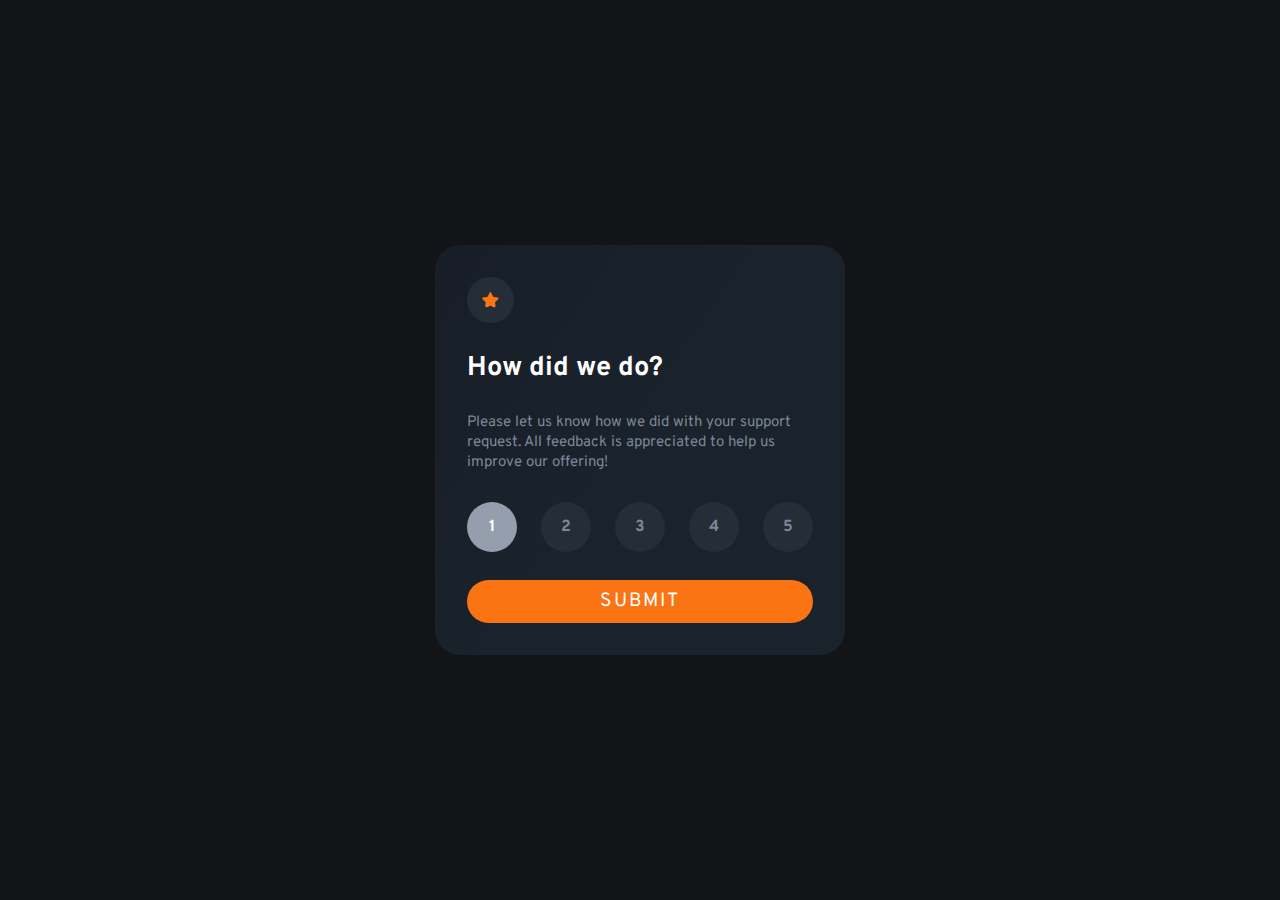
<file: 01 - Rating/index.html>
<!DOCTYPE html>
<html lang="en">

<head>
  <meta charset="UTF-8">
  <meta name="viewport" content="width=device-width, initial-scale=1.0">
  <!-- displays site properly based on user's device -->

  <link rel="icon" type="image/png" sizes="32x32" href="./images/favicon-32x32.png">

  <title>Frontend Mentor | Interactive rating component</title>

  <link rel="stylesheet" href="./style.css">
</head>

<body>
  <main>
    <div class="container">

      <!-- Rating state start -->
      <div class="card">
        <img class="circle" src="./images/icon-star.svg" alt="Star">

        <h1>How did we do?</h1>

        <p>Please let us know how we did with your support request. All feedback is appreciated
          to help us improve our offering!</p>

        <div class="rating">
          <input class="circle select" type="button" value="1">
          <input class="circle" type="button" value="2">
          <input class="circle" type="button" value="3">
          <input class="circle" type="button" value="4">
          <input class="circle" type="button" value="5">
        </div>

        <input class="button" type="button" value="Submit">
      </div>
      <!-- Rating state end -->

      <!-- Thank you state start -->
      <div class="card back select">

        <img src="./images/illustration-thank-you.svg" alt="Star">

        <p class="circle">You selected <span id="rating-value">1</span> out of 5</p>

        <h2>Thank you!</h2>

        <p>We appreciate you taking the time to give a rating. If you ever need more support,
          don’t hesitate to get in touch!</p>
      </div>
    </div>
  </main>
  <!-- Thank you state end -->

  <script src="script.js"></script>
</body>

</html>
</file>
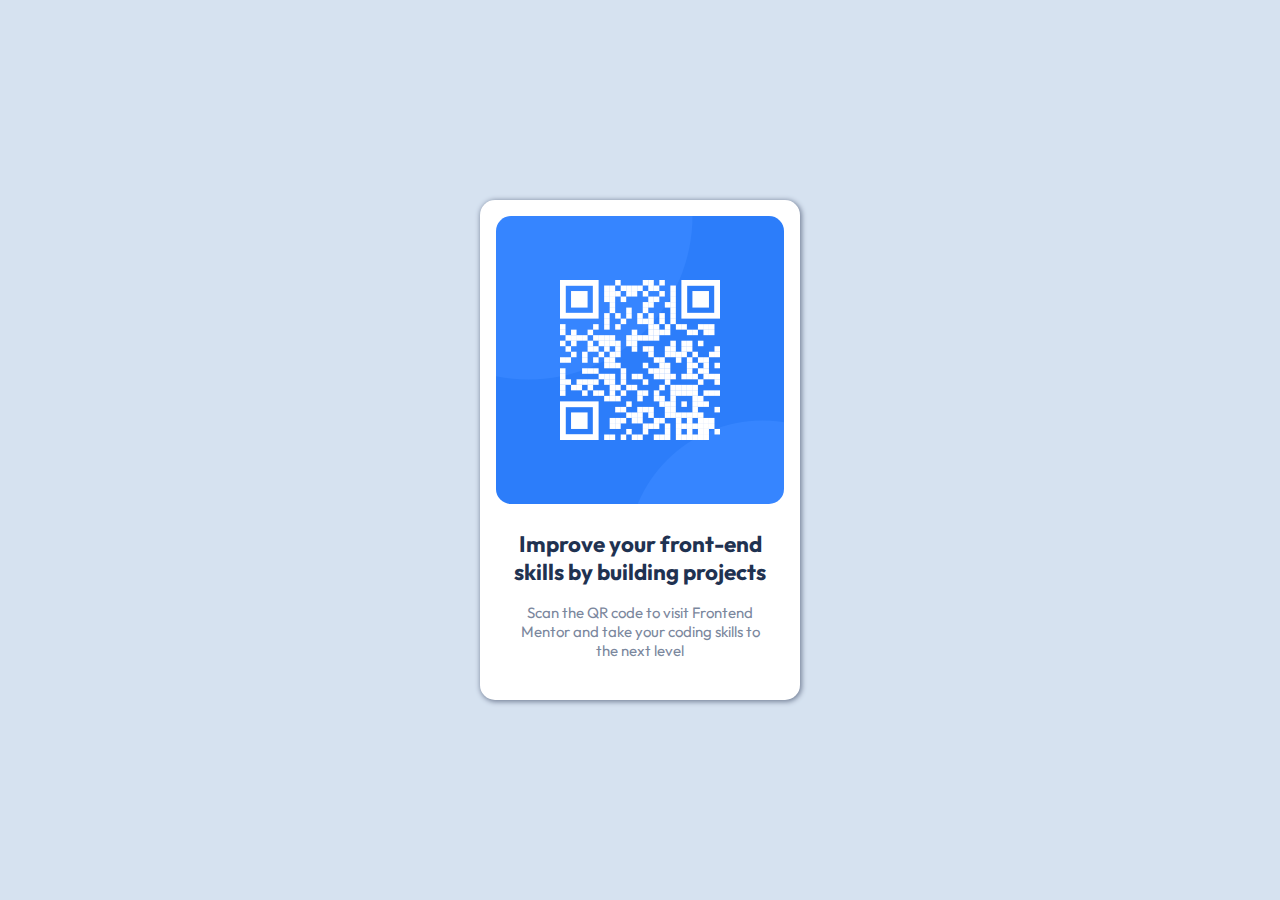
<file: 02 - QR Code/index.html>
<!DOCTYPE html>
<html lang="en">

<head>
  <meta charset="UTF-8">
  <meta name="viewport" content="width=device-width, initial-scale=1.0">
  <!-- displays site properly based on user's device -->

  <link rel="icon" type="image/png" sizes="32x32" href="./images/favicon-32x32.png">

  <title>Frontend Mentor | QR code component</title>

  <link rel="stylesheet" href="./style.css">
</head>

<body>

  <main>
    <div class="container">
      <div class="card">

        <img src="./images/image-qr-code.png" alt="Qr code image">

        <div class="info">
          <h1>Improve your front-end skills by building projects</h1>

          <p>Scan the QR code to visit Frontend Mentor and take your coding skills to the next level</p>
        </div>
      </div>
    </div>
  </main>

</body>

</html>
</file>
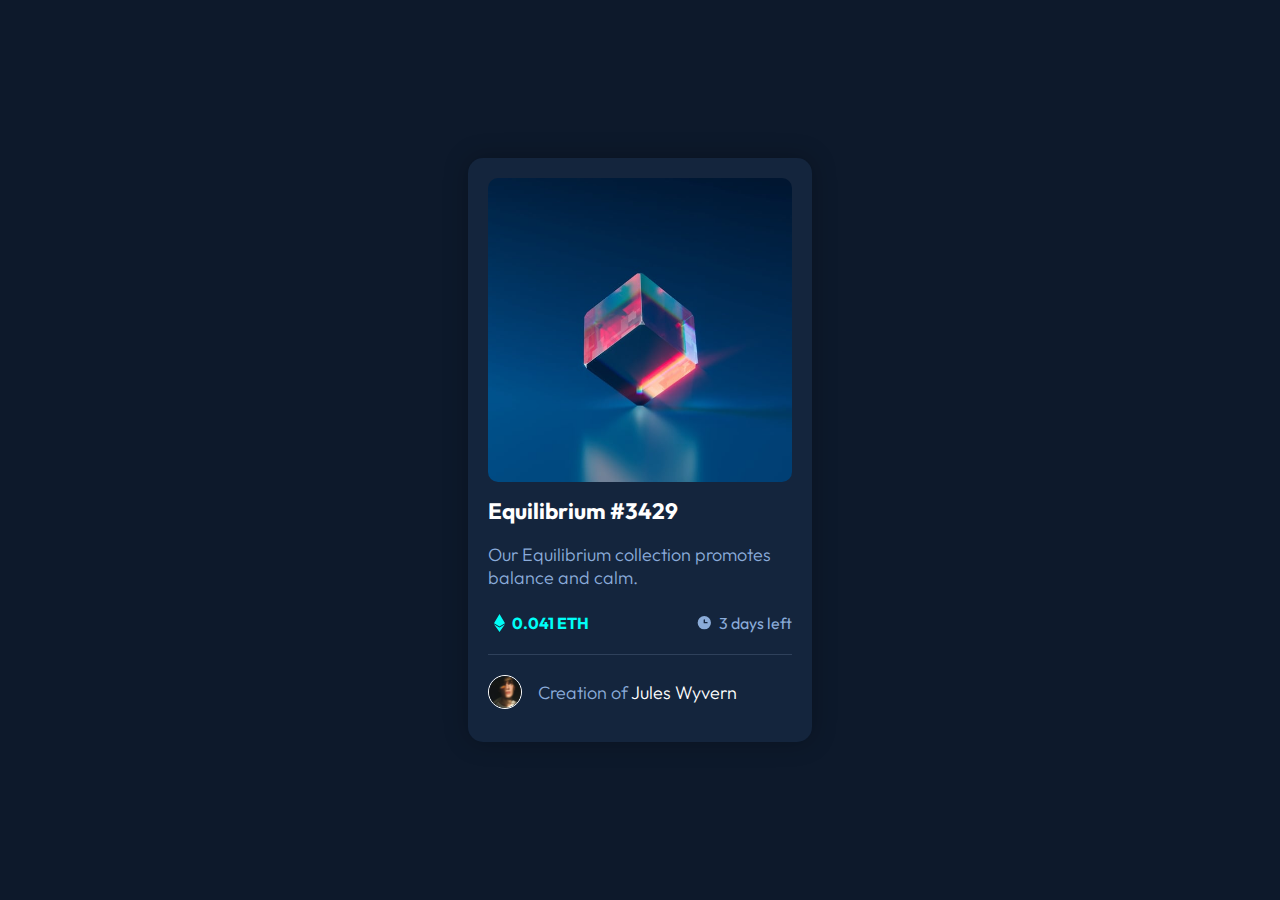
<file: 03 - NFT/index.html>
<!DOCTYPE html>
<html lang="en">

<head>
  <meta charset="UTF-8">
  <meta name="viewport" content="width=device-width, initial-scale=1.0">
  <!-- displays site properly based on user's device -->

  <link rel="icon" type="image/png" sizes="32x32" href="./images/favicon-32x32.png">

  <title>Frontend Mentor | NFT preview card component</title>

  <link rel="stylesheet" href="./style.css">
</head>

<body>

  <main>
    <div class="container">
      <div class="card">

        <a class="nft-img" href="#">
          <img src="./images/image-equilibrium.jpg" alt="Imagem NFT">
          <div class="overlay container" title="NFT Image">
            <img src="./images/icon-view.svg" alt="View Icon">
          </div>
        </a>

        <h1><a href="#">Equilibrium #3429</a></h1>

        <p>Our Equilibrium collection promotes balance and calm.</p>

        <div class="info container">
          <div class="price container">
            <img src="./images/icon-ethereum.svg" alt="icon-ethereum"> <span>0.041 ETH</span>
          </div>
          <div class="date container">
            <img src="./images/icon-clock.svg" alt="icon-ethereum"> <span>3 days left</span>
          </div>
        </div>

        <div class="author container">
          <img src="./images/image-avatar.png" alt="Avatar">
          <p>Creation of <a href="#">Jules Wyvern</a></p>
        </div>
      </div>
    </div>
  </main>

</body>

</html>
</file>
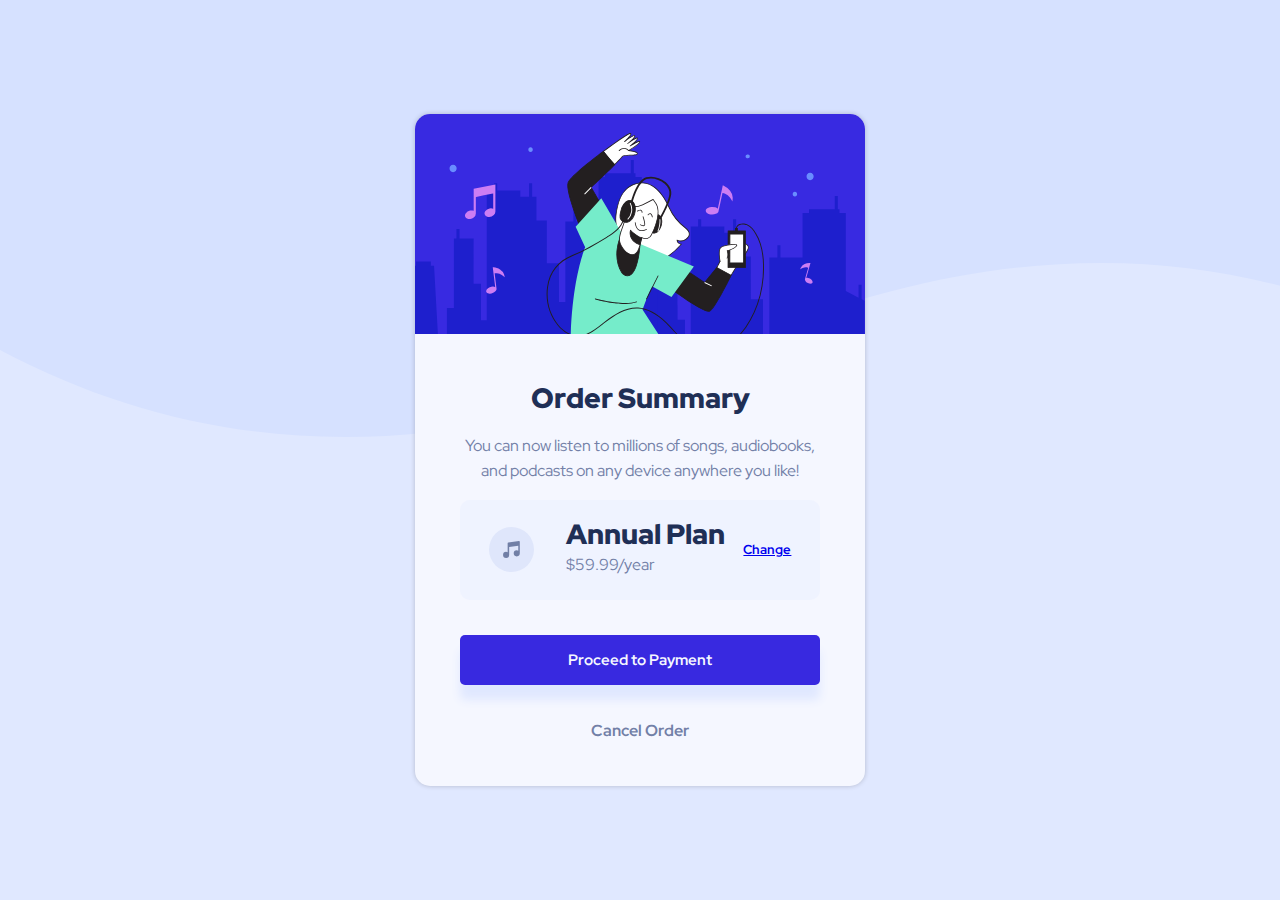
<file: 04 - Order Summary/index.html>
<!DOCTYPE html>
<html lang="en">

<head>
  <meta charset="UTF-8">
  <meta name="viewport" content="width=device-width, initial-scale=1.0">
  <!-- displays site properly based on user's device -->

  <link rel="icon" type="image/png" sizes="32x32" href="./images/favicon-32x32.png">

  <title>Frontend Mentor | Order summary card</title>

  <link rel="stylesheet" href="./style.css">
</head>

<body>

  <main>
    <div class="container">
      <div class="card">

        <img src="./images/illustration-hero.svg" alt="card-cover">

        <div class="card-content">
          <h1>Order Summary</h1>

          <p>You can now listen to millions of songs, audiobooks, and podcasts on any
            device anywhere you like!</p>

          <div class="change-plan container">
            <img src="./images/icon-music.svg" alt="Icon Music">
            <p><strong>Annual Plan</strong>
              $59.99/year</p>
            <a href="#">Change</a>
          </div>

          <a class="btn-proceed" href="#">Proceed to Payment</a>

          <a class="cancel" href="#">Cancel Order</a>
        </div>

      </div>

    </div>
  </main>

</body>

</html>
</file>
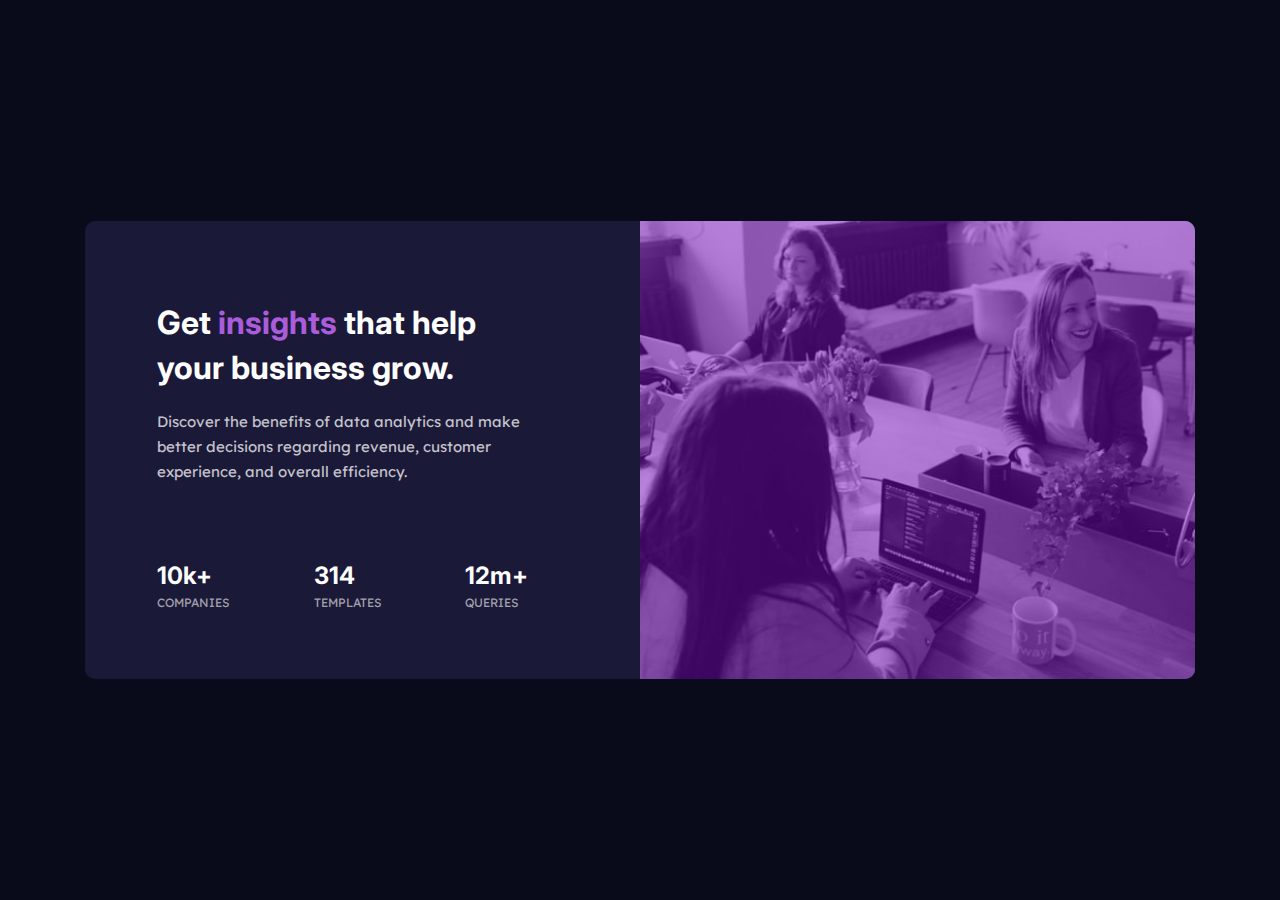
<file: 05 - Stats Preview/index.html>
<!DOCTYPE html>
<html lang="en">

<head>
  <meta charset="UTF-8">
  <meta name="viewport" content="width=device-width, initial-scale=1.0">
  <!-- displays site properly based on user's device -->

  <link rel="icon" type="image/png" sizes="32x32" href="./images/favicon-32x32.png">

  <title>Frontend Mentor | Stats preview card component</title>

  <link rel="stylesheet" href="./style.css">

</head>

<body>

  <main>
    <div class="container">
      <div class="card">
        <div class="card-content">
          <div>
            <h1>Get <span>insights</span> that help your business grow.</h1>

            <p>Discover the benefits of data analytics and make better decisions regarding revenue, customer
              experience, and overall efficiency.</p>
          </div>

          <div class="numbers">
            <div>
              <strong>10k+</strong>
              <p>companies</p>
            </div>

            <div>
              <strong>314</strong>
              <p>templates</p>
            </div>

            <div>
              <strong>12m+</strong>
              <p>queries</p>
            </div>
          </div>
        </div>
        <div class="card-img">
          <img src="./images/image-header-desktop.jpg" alt="Card Image"
            sizes="(max-width: 380px) 280px, (max-width: 480px) 440px"
            srcset="./images/image-header-mobile.jpg 540w, ./images/image-header-desktop.jpg 654w">
          <div class="mask"></div>
        </div>
      </div>
    </div>
  </main>
</body>

</html>
</file>
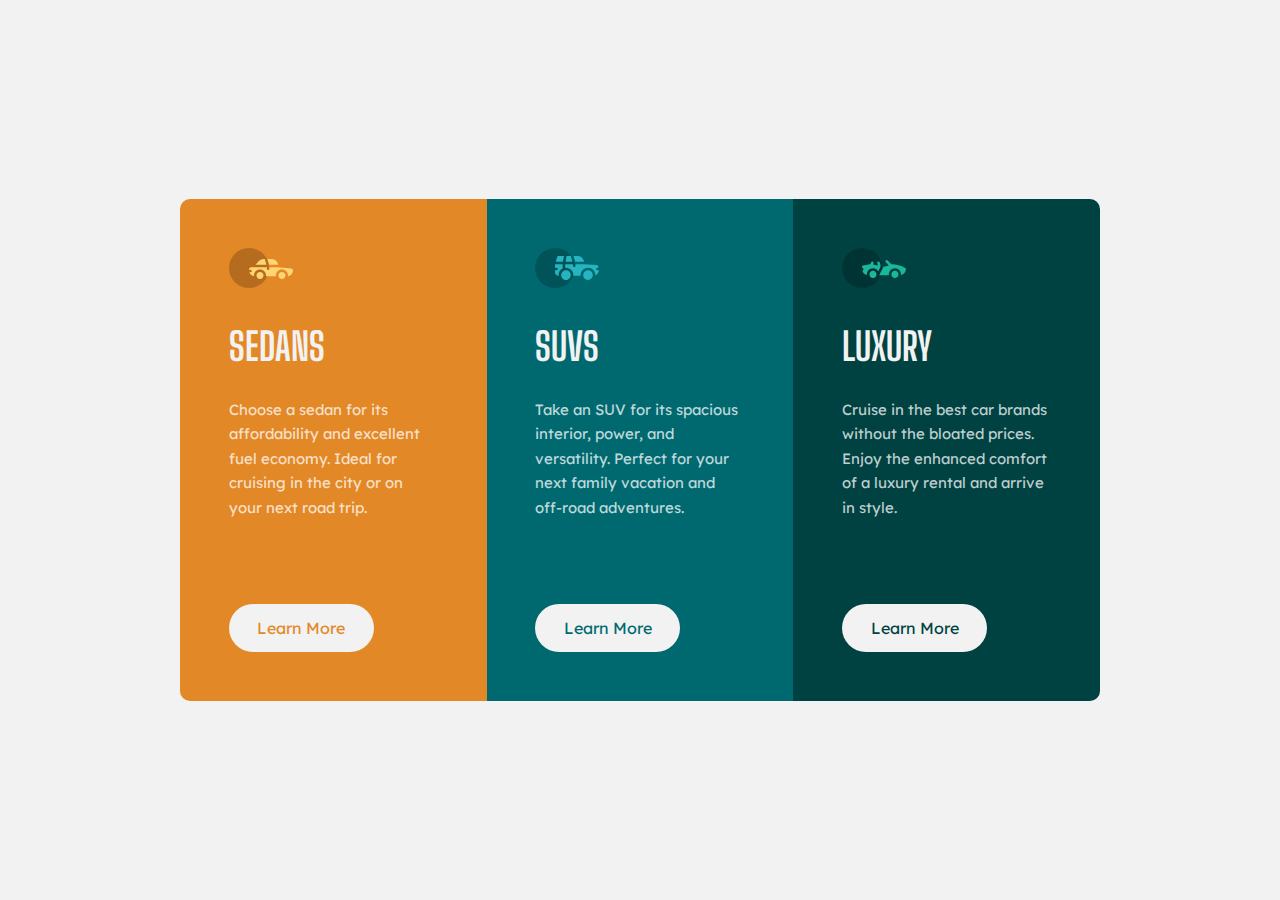
<file: 06 - 3 columns preview/index.html>
<!DOCTYPE html>
<html lang="en">

<head>
  <meta charset="UTF-8">
  <meta name="viewport" content="width=device-width, initial-scale=1.0">
  <!-- displays site properly based on user's device -->

  <link rel="icon" type="image/png" sizes="32x32" href="./images/favicon-32x32.png">

  <title>Frontend Mentor | 3-column preview card component</title>

  <link rel="stylesheet" href="./style.css">
</head>

<body>

  <main>
    <div class="container">
      <div class="cards">
        <div class="card orange">
          <img src="./images/icon-sedans.svg" alt="">
          <h1>Sedans</h1>
          <p>Choose a sedan for its affordability and excellent fuel economy. Ideal for cruising in the city
            or on your next road trip.</p>
          <a href="#" class="button text-orange">Learn More</a>
        </div>
        <div class="card green">
          <img src="./images/icon-suvs.svg" alt="">
          <h1>SUVs</h1>
          <p>Take an SUV for its spacious interior, power, and versatility. Perfect for your next family vacation
            and off-road adventures.</p>
          <a href="#" class="button text-green">Learn More</a>
        </div>
        <div class="card dark-green">
          <img src="./images/icon-luxury.svg" alt="">
          <h1>Luxury</h1>
          <p>Cruise in the best car brands without the bloated prices. Enjoy the enhanced comfort of a luxury
            rental and arrive in style.</p>
          <a href="#" class="button text-dark-green">Learn More</a>
        </div>
      </div>
    </div>
  </main>

</body>

</html>
</file>
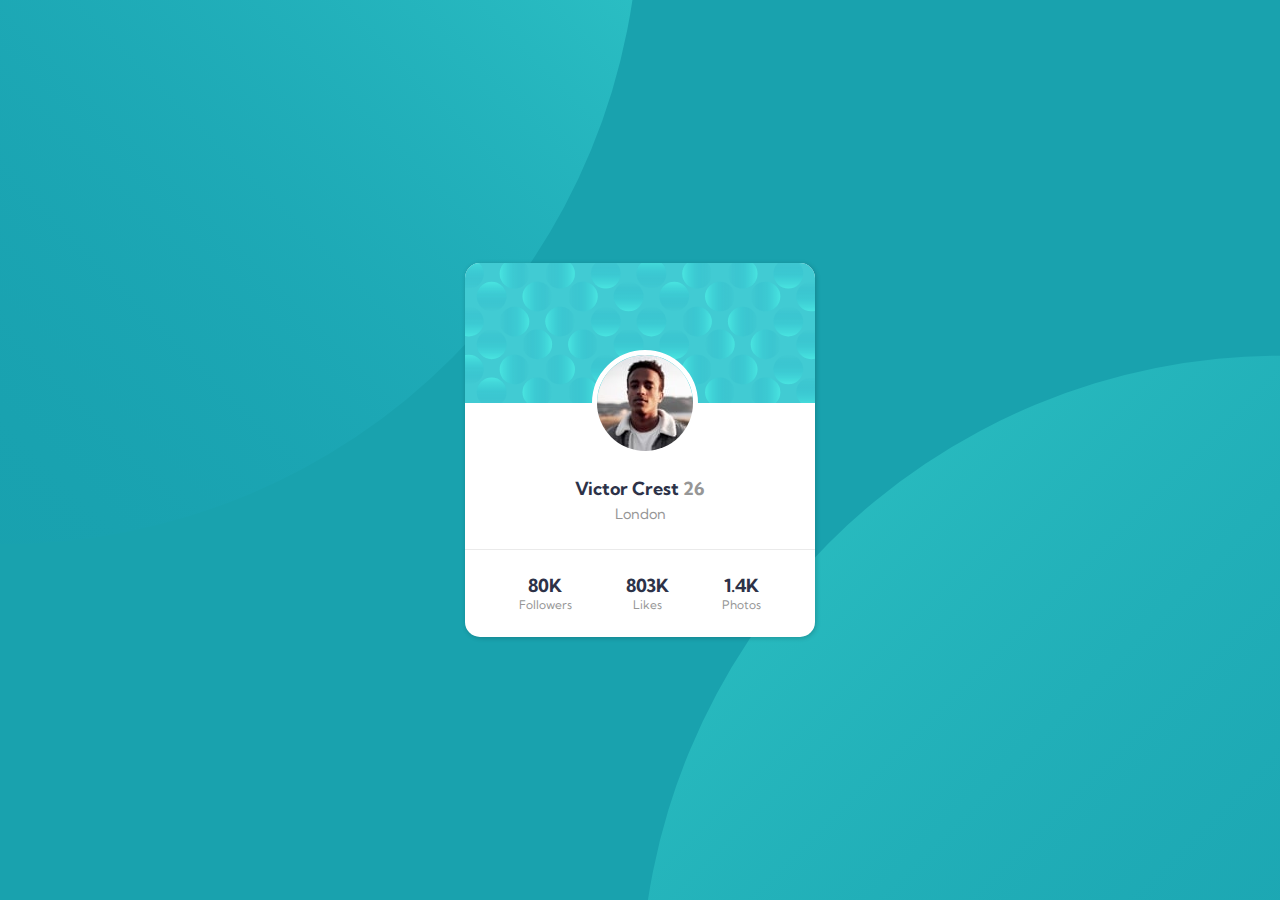
<file: 07 - Profile Card/index.html>
<!DOCTYPE html>
<html lang="en">

<head>
  <meta charset="UTF-8">
  <meta name="viewport" content="width=device-width, initial-scale=1.0">
  <!-- displays site properly based on user's device -->

  <link rel="icon" type="image/png" sizes="32x32" href="./images/favicon-32x32.png">

  <title>Frontend Mentor | Profile card component</title>

  <link rel="stylesheet" href="./style.css">

  <!-- Feel free to remove these styles or customise in your own stylesheet 👍 -->
  <style>
    .attribution {
      font-size: 11px;
      text-align: center;
    }

    .attribution a {
      color: hsl(228, 45%, 44%);
    }
  </style>
</head>

<body>
  <main>
    <div class="container">
      <div class="card">

        <div class="imgs">
          <img src="./images/bg-pattern-card.svg" alt="Card Pattern">
          <img src="./images/image-victor.jpg" alt="User Avatar">
        </div>
        <div class="content">
          <h1>Victor Crest <span>26</span></h1>
          <p>London</p>
        </div>
        <div class="statistic">
          <div>
            <strong>80K</strong>
            <p>Followers</p>
          </div>
          <div>
            <strong>803K</strong>
            <p>Likes</p>
          </div>
          <div>
            <strong>1.4K</strong>
            <p>Photos</p>
          </div>
        </div>
      </div>
    </div>
  </main>
  <!-- <div class="attribution">
    Challenge by <a href="https://www.frontendmentor.io?ref=challenge" target="_blank">Frontend Mentor</a>.
    Coded by <a href="#">KrossBR</a>.
  </div> -->
</body>

</html>
</file>
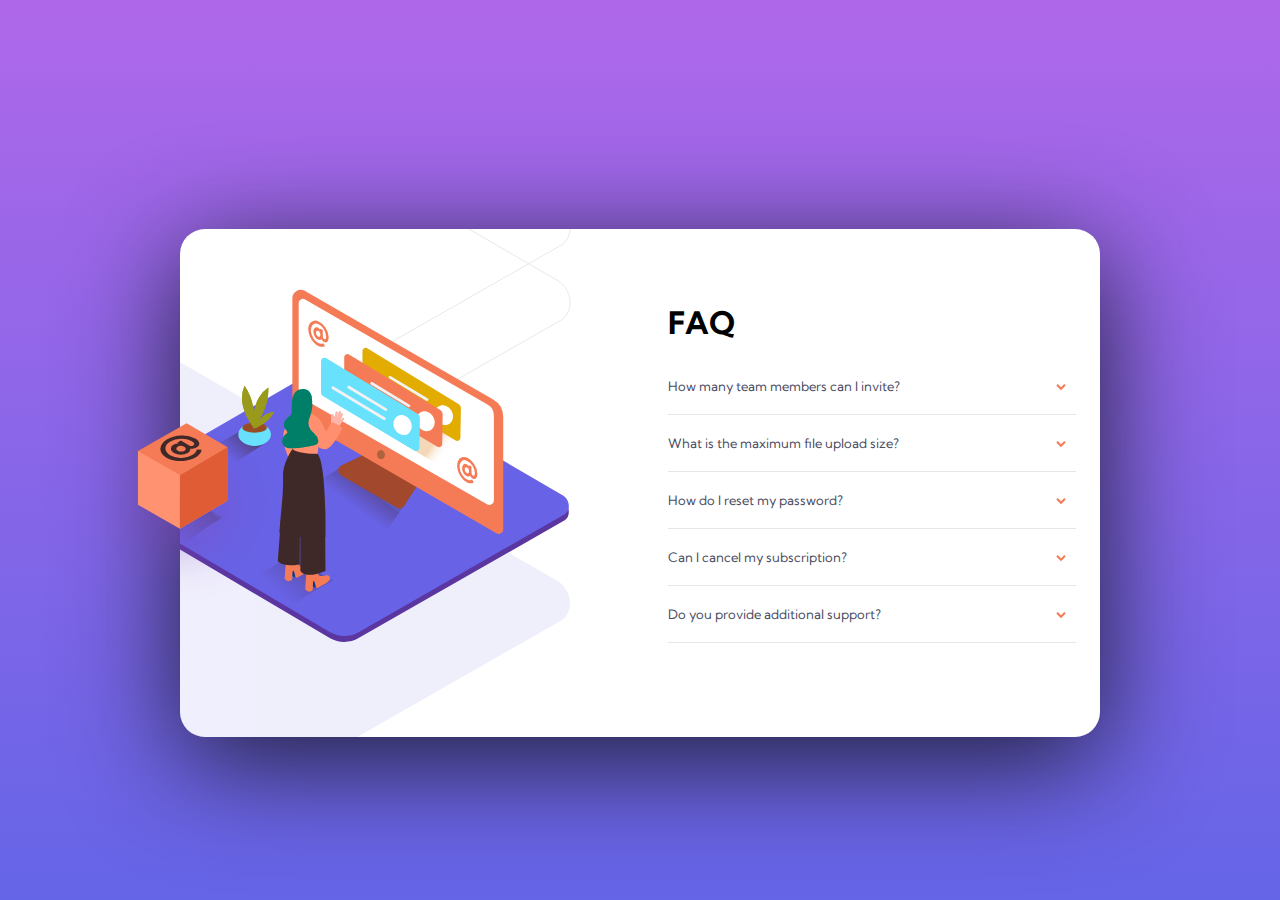
<file: 08 - Faq accordion card/index.html>
<!DOCTYPE html>
<html lang="en">

<head>
  <meta charset="UTF-8" />
  <meta name="viewport" content="width=device-width, initial-scale=1.0" />
  <!-- displays site properly based on user's device -->

  <link rel="icon" type="image/png" sizes="32x32" href="./images/favicon-32x32.png" />

  <title>Frontend Mentor | FAQ Accordion Card</title>

  <link rel="stylesheet" href="./style.css" />
</head>

<body>
  <main>
    <div class="container">
      <div class="card">
        <div class="conteudo">
          <div class="imagem-box">
            <div class="imgs-mobile">
              <img class="img-mobile" src="images/bg-pattern-mobile.svg" alt="Box" />
              <img class="img-mobile2" src="images/illustration-woman-online-mobile.svg" alt="Box" />
            </div>

            <div class="imgs-desktop">
              <img class="img-1" src="images/illustration-woman-online-desktop.svg" alt="Mulher" />
              <img class="img-2" src="images/illustration-box-desktop.svg" alt="Box" />
            </div>
          </div>

          <div class="content">
            <h1>FAQ</h1>

            <div class="questions">
              <details>
                <summary>How many team members can I invite?</summary>
                <p>
                  You can invite up to 2 additional users on the Free plan.
                  There is no limit on team members for the Premium plan.
                </p>
              </details>

              <details>
                <summary>What is the maximum file upload size?</summary>
                <p>
                  No more than 2GB. All files in your account must fit your
                  allotted storage space.
                </p>
              </details>

              <details>
                <summary>How do I reset my password?</summary>
                <p>
                  Click “Forgot password” from the login page or “Change
                  password” from your profile page. A reset link will be
                  emailed to you.
                </p>
              </details>

              <details>
                <summary>Can I cancel my subscription?</summary>
                <p>
                  Yes! Send us a message and we’ll process your request no
                  questions asked.
                </p>
              </details>

              <details>
                <summary>Do you provide additional support?</summary>
                <p>
                  Chat and email support is available 24/7. Phone lines are
                  open during normal business hours.
                </p>
              </details>
            </div>
          </div>
        </div>
      </div>
    </div>
  </main>
</body>

</html>
</file>
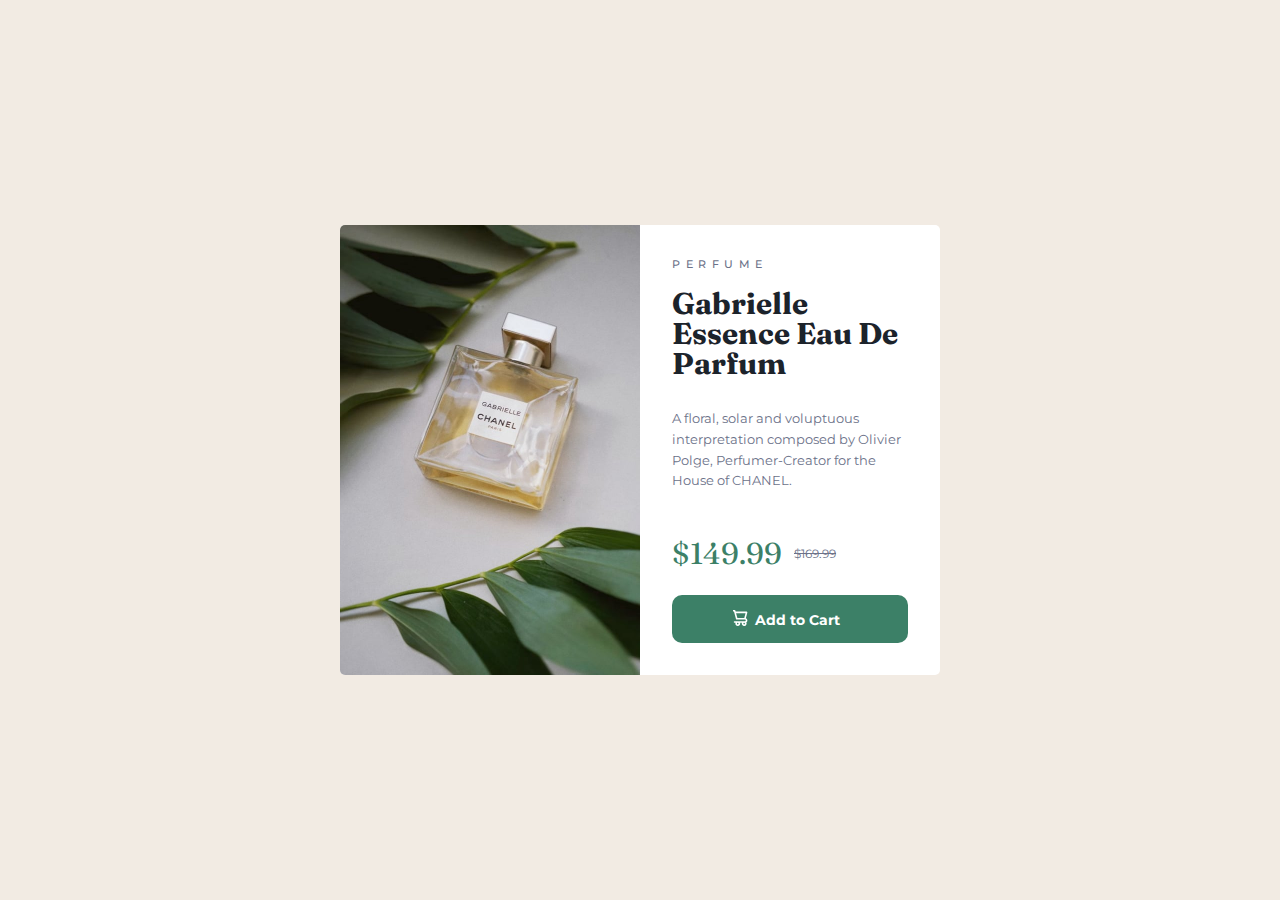
<file: 09 - Product preview card/index.html>
<!DOCTYPE html>
<html lang="en">

<head>
  <meta charset="UTF-8">
  <meta name="viewport" content="width=device-width, initial-scale=1.0">
  <!-- displays site properly based on user's device -->

  <link rel="icon" type="image/png" sizes="32x32" href="./images/favicon-32x32.png">

  <title>Frontend Mentor | Product preview card component</title>

  <link rel="stylesheet" href="./style.css">

<body>

  <main>
    <div class="container">
      <div class="card">

        <picture>
          <source media="(max-width:659px)" srcset="./images/image-product-mobile.jpg">
          <source media="(min-width:660px)" srcset="./images/image-product-desktop.jpg">
          <img src="./images/image-product-desktop.jpg" alt="Preview">
        </picture>

        <div class="content">

          <h2>Perfume</h2>

          <h1>Gabrielle Essence Eau De Parfum</h1>

          <p>A floral, solar and voluptuous interpretation composed by Olivier Polge,
            Perfumer-Creator for the House of CHANEL.</p>

          <div class="prices">
            <span class="price">$149.99</span>
            <span class="old-price">$169.99</span>
          </div>

          <a class="btn-cart" href="#">Add to Cart</a>
        </div>

      </div>
    </div>
  </main>

</body>

</html>
</file>
<file: 01 - Rating/style.css>
@import url('https://fonts.googleapis.com/css2?family=Overpass:wght@400;700&display=swap');

:root {
    --Orange: hsl(25, 97%, 53%);
    --White: hsl(0, 0%, 100%);
    --Light-Grey: hsl(217, 12%, 63%);
    --Medium-Grey: hsl(216, 12%, 54%);
    --Dark-Blue: hsl(213, 19%, 18%);
    --Very-Dark-Blue: hsl(216, 12%, 8%);
}

@media only screen and (max-width: 375px) {
    .card{
        margin: 1.6rem !important;
        padding: 1.5rem !important;
        height: 360px !important;
    }
    .card h2 {
        line-height: 20px !important;
        font-size: 23px !important;
    }
    .rating input {
        width: 45px !important;
        height: 45px !important;
    }
}

@media only screen and (max-width: 280px) {
    .card{
        padding: .5rem !important;
        height: 360px !important;
    }
}

* {
    margin: 0;
    padding: 0;
    box-sizing: border-box;

    font-family: 'Overpass', sans-serif;
    color: var(--Medium-Grey);
}

body {
    background-color: var(--Very-Dark-Blue);
}

.container {
    display: flex;
    justify-content: center;
    align-items: center;
    min-height: 100vh;
}

.card {
    position: absolute;
    max-width: 410px;
    min-width: 250px;
    height: 410px;
    background: linear-gradient(125deg, rgba(23, 30, 40, 1) 0%, rgb(26, 34, 44) 50%);
    border-radius: 25px;
    padding: 2rem;
    backface-visibility: hidden;
    transition: transform .6s;
    margin: .5rem;
    display: flex;
    flex-direction: column;
    justify-content: space-between;
    align-items: flex-start;
}

.card.select {
    transform: rotateY(180deg);
}

.card h1 {
    color: var(--White);
    font-size: 1.7em;
}

.card p {
    line-height: 20px;
    font-size: 15px;
}

.circle {
    background-color: var(--Dark-Blue);
    padding: 15px;
    border-radius: 45px;
    font-weight: bold;
}

.rating {
    width: 100%;
    display: flex;
    justify-content: space-between;
}

.rating input {
    width: 50px;
    height: 50px;
    border: none;
    cursor: pointer;
    font-size: 1em;
}

input.circle:hover {
    background-color: var(--Orange);
    color: var(--White);
}

input.circle.select {
    background-color: var(--Light-Grey);
    color: var(--White);
}


.button {
    background-color: var(--Orange);
    color: var(--White);
    border: none;
    border-radius: 30px;
    display: block;
    width: 100%;
    font-size: 1.2em;
    text-transform: uppercase;
    padding: .5em 0;
    letter-spacing: .1em;
    cursor: pointer;
}

.button:hover {
    background-color: var(--White);
    color: var(--Orange);
}

.card.back {
    align-items: center;
    justify-content: space-around;
    text-align: center;
}

.back .circle {
    display: block;
    padding: 5px 15px;
    color: var(--Orange);
}

.back img {
    width: 10rem;
    display: block;
}

#rating-value {
    color: var(--Orange);
}
</file>
<file: 02 - QR Code/style.css>
@import url('https://fonts.googleapis.com/css2?family=Outfit:wght@400;700&display=swap');

:root{
--White: hsl(0, 0%, 100%);
--Light-gray: hsl(212, 45%, 89%);
--Grayish-blue: hsl(220, 15%, 55%);
--Dark-blue: hsl(218, 44%, 22%);
}

*{
    margin: 0;
    box-sizing: border-box;
}

body {
    font-family: 'Outfit', sans-serif;
    background-color: var(--Light-gray);
}

.container {
    display: flex;
    justify-content: center;
    align-items: center;
    min-height: 100vh;
}

.card {
    display: flex;
    flex-direction: column;
    align-items: center;
    max-width: 320px;
    height: 500px;
    box-shadow: 1px 1px 5px 1px var(--Grayish-blue);
    background-color: var(--White);
    text-align: center;
    border-radius: 15px;
    padding: 1rem;
    margin: 1rem;
}

.card img {
    width: 100%;
    display: block;
    border-radius: 15px;
}

.info {
    padding: 0 1rem;
}

.info h1{
    margin-top: 1.6rem;
    font-size: 1.4em;
    color: var(--Dark-blue);
}

.info p {
    margin-top: 1.1rem;
    font-size: 15px;
    color: var(--Grayish-blue);
}
</file>
<file: 03 - NFT/style.css>
@import url('https://fonts.googleapis.com/css2?family=Outfit:wght@300;400;600&display=swap');

:root{
--Soft-blue: hsl(215, 51%, 70%);
--Cyan: hsl(178, 100%, 50%);
--Cyan-Overlay: hsl(178, 100%, 50%, 0.7);
--Main-BG: hsl(217, 54%, 11%);
--Card-BG: hsl(216, 50%, 16%);
--Line: hsl(215, 32%, 27%);
--White: hsl(0, 0%, 100%);
}

body {
    margin: 0;
    padding: 0;
    box-sizing: border-box;
    font-family: 'Outfit', sans-serif;
    background-color: var(--Main-BG);
}

.container {
    display: flex;
    justify-content: center;
    align-items: center;
    height: 100vh;
}

.card {
    width: 304px;
    min-width: 220px;
    height: max-content;
    background-color: var(--Card-BG);
    padding: 1.25rem;
    margin: 1rem;
    border-radius: 15px;
    box-shadow: 0 0 25px rgba(0, 0, 0, 0.25);
}

.card h1{
    font-size: 1.4em;
}

.card p{
    font-size: 18px;
    font-weight: 300;
}

.container .card a {
    text-decoration: none;
    color: var(--White);
}

.container .card a:hover {
    text-decoration: none;
    color: var(--Cyan);
}

.container .card {
    text-decoration: none;
    color: var(--Soft-blue);
}

.nft-img {
    position: relative;
    display: block;
    border-radius: 10px;
    overflow: hidden;
}

.nft-img img {
    width: 100%;
    display: block;
}

.nft-img .overlay {
    width: 100%;
    height: 100%;
    background-color: var(--Cyan-Overlay);
    position: absolute;
    top: 0;
    opacity: 0;
    transition: .3s ease;
}

.card .nft-img .overlay:hover {
    opacity: 1;
}

.card .nft-img .overlay img {
    width: fit-content;
}

.info,
.price,
.date,
.author {
    height: auto;
}

.info {
    justify-content: space-between;
    padding-bottom: 1rem;
    border-bottom: 1px solid var(--Line);
}

.info .price img,
.info .date img {
    margin: .4rem;
}

.price span{
    font-weight: bold;
    color: var(--Cyan);
}

.author {
    padding-top: .5rem;
    justify-content: flex-start;
}

.author img {
    width: 32px;
    margin-right: 1rem;
    border: 1px solid var(--White);
    border-radius: 100%;
}
</file>
<file: 04 - Order Summary/style.css>
@import url('https://fonts.googleapis.com/css2?family=Red+Hat+Display:wght@500;700;900&display=swap');

:root{
--Pale-blue: hsl(225, 100%, 94%);
--Bright-blue: hsl(245, 75%, 52%);
--Very-pale-blue: hsl(225, 100%, 98%);
--Desaturated-blue: hsl(224, 23%, 55%);
--Dark-blue: hsl(223, 47%, 23%);
--Element-hover: hsl(245, 83%, 69%);
}

@media only screen and (max-width: 380px) {
    body {
        background-image: url('images/pattern-background-mobile.svg') !important;
    }
    .card-content {
        padding: 1.4rem !important;
    }
}

body {
    margin: 0;
    box-sizing: border-box;
    background: var(--Pale-blue) url('images/pattern-background-desktop.svg') repeat-x;
    font-family: 'Red Hat Display', sans-serif;
}

.container {
    display: flex;
    justify-content: center;
    align-items: center;
    height: 100vh;
}

.card {

    width: 450px;
    min-width: 260px;
    height: max-content;
    background-color: var(--Very-pale-blue);
    border-radius: 15px;
    overflow: hidden;
    box-shadow: 0 0 5px rgba(0, 0, 0, 0.2);
    margin: 1rem;
}

.card img {
    width: 100%;
    display: block;
}

.card-content {
    padding: 2.8rem;
    display: flex;
    flex-direction: column;
    text-align: center;
}

.card-content h2{
    font-size: 1.75em;
}

.card-content h1,
.change-plan strong {
    margin: 0;
    color: var(--Dark-blue);
    font-weight: 900;
    font-size: 1.75em;
}

.card-content p {
    font-size: 16px;
    line-height: 1.6em;
    color: var(--Desaturated-blue);
}

.change-plan {
    height: 100px;
    text-align: left;
    background-color: hsla(225, 100%, 94%, 0.25);
    border-radius: 10px;
    padding: 0 1.8rem;
}

.change-plan img {
    width: 45px;
    margin-right: 2rem;
}

.change-plan a {
    font-size: .8em;
    font-weight: bold;
}

.change-plan a:hover {
    text-decoration: none;
    color: var(--Element-hover);
}

.card-content a.btn-proceed {
    background-color: var(--Bright-blue);
    padding: 15px 0;
    color: var(--Very-pale-blue);
    font-weight: bold;
    border-radius: 5px;
    text-decoration: none;
    font-size: .95em;
    box-shadow: 0 15px 10px var(--Pale-blue);
    margin: 2.2rem 0;
}

a.btn-proceed:hover {
    background-color: var(--Element-hover);
}

.cancel {
    color: var(--Desaturated-blue);
    font-weight: 700;
    text-decoration: none;
}

.cancel:hover {
    color: var(--Dark-blue);
}
</file>
<file: 05 - Stats Preview/style.css>
@import url('https://fonts.googleapis.com/css2?family=Inter:wght@400;700&display=swap');
@import url('https://fonts.googleapis.com/css2?family=Lexend+Deca&display=swap');

:root {
    --Very-dark-blue: hsl(233, 47%, 7%);
    --Dark-desaturated-blue: hsl(244, 38%, 16%);
    --Soft-violet: hsl(277, 64%, 61%);
    --Dark-violet: hsl(277, 93%, 38%);
    --White: hsl(0, 0%, 100%);
    --Slightly-white: hsla(0, 0%, 100%, 0.75);
    --Slightly-transparent-white: hsla(0, 0%, 100%, 0.6);
}

@media only screen and (min-width: 576px) {
    .card {
        display: grid !important;
        grid-template-columns: 1fr 1fr !important;
    }

    .card-content {
        margin: 1.5rem !important;
        text-align: left !important;
    }

    .numbers {
        flex-direction: row !important;
    }
}

@media (min-width: 768px) {
    .card-content {
        margin: 3rem !important;
    }

    .card-content h2 {
        font-size: 1.5em;
    }
}

@media (min-width: 992px) {
    .card-content {
        margin: 5rem 4.5rem !important;
        margin-right: 7rem !important;
    }

    .card-content h1 {
        font-size: 2em;
        line-height: 1.4em;
    }

    .card-content p {
        margin-bottom: -1rem !important;
    }
}

* {
    margin: 0;
    padding: 0;
    box-sizing: border-box;
}

body {
    background-color: var(--Very-dark-blue);
}

.container {
    display: flex;
    justify-content: center;
    align-items: center;
    min-height: 100vh;
}

.card {
    width: 1110px;
    background-color: var(--Dark-desaturated-blue);
    border-radius: 10px;
    overflow: hidden;
    display: flex;
    flex-direction: column-reverse;
    margin: 1rem;
}

.card-content {
    margin: 2rem;
    display: flex;
    flex-direction: column;
    justify-content: space-between;
    text-align: center;
}

.card-content h1,
strong {
    font-family: 'Inter', sans-serif;
    color: var(--White);
    margin-bottom: 1.15rem;
    font-size: 2em;
}

.card-content h1>span {
    color: var(--Soft-violet);
}

.card-content>div p {
    font: 15px/25px 'Lexend Deca', sans-serif;
    color: var(--Slightly-white);
    margin-bottom: 1rem;
}

.card-content .numbers {
    display: flex;
    flex-direction: column;
    justify-content: space-between;
}

.card-content .numbers strong {
    font-size: 1.5em;
}

.card-content .numbers p {
    text-transform: uppercase;
    color: var(--Slightly-transparent-white);
    font-size: 12px;
}

.numbers div {
    margin-top: 1rem;
}

.card-img {
    position: relative;
}

.card .card-img img {
    width: 100%;
    height: 100%;
    display: block;
}

.mask {
    position: absolute;
    background-color: var(--Dark-violet);
    top: 0;
    height: 100%;
    width: 100%;
    opacity: .5;
}
</file>
<file: 06 - 3 columns preview/style.css>
@import url('https://fonts.googleapis.com/css2?family=Big+Shoulders+Display:wght@700&family=Lexend&display=swap');

:root {
    --Bright-orange: hsl(31, 77%, 52%);
    --Dark-cyan: hsl(184, 100%, 22%);
    --Very-dark-cyan: hsl(179, 100%, 13%);
    /* (paragraphs) */
    --Transparent-white: hsla(0, 0%, 100%, 0.75);
    /* (background, headings, buttons) */
    --Very-light-gray: hsl(0, 0%, 95%);
}

* {
    margin: 0;
    box-sizing: border-box;
}

@media only screen and (min-width: 700px) {
    .cards {
        grid-template-columns: 1fr 1fr 1fr !important;
    }

    .button {
        margin-top: 5.2rem !important;
    }
}

body {
    background-color: var(--Very-light-gray);
    font: 1em/1.25em 'Lexend', sans-serif;
    color: var(--Transparent-white);
}

.container {
    display: flex;
    justify-content: center;
    align-items: center;
    min-height: 100vh;
}

.cards {
    width: 920px;
    display: grid;
    grid-template-columns: 1fr;
    margin: 1rem;
    border-radius: 10px;
    overflow: hidden;
}

.card {
    display: flex;
    flex-direction: column;
    padding: 3.05rem;
}

.card h1 {
    color: var(--Very-light-gray);
    font-family: 'Big Shoulders Display', cursive;
    text-transform: uppercase;
    margin: 3rem 0 2.6rem;
    font-size: 2.4em;
}

.card p {
    font-size: .93em;
    line-height: 1.65em;
}

.orange {
    background-color: var(--Bright-orange);
}

.green {
    background-color: var(--Dark-cyan);
}

.dark-green {
    background-color: var(--Very-dark-cyan);
}

.text-orange {
    color: var(--Bright-orange);
}

.text-green {
    color: var(--Dark-cyan);
}

.text-dark-green {
    color: var(--Very-dark-cyan);
}

.card img {
    width: 64px;
}

.button {
    margin-top: 2rem;
    width: 145px;
    display: inline-block;
    text-decoration: none;
    border-radius: 45px;
    text-align: center;
    padding: 14px 0;
    background-color: var(--Very-light-gray);
}

.button:hover {
    outline: 1px solid var(--Very-light-gray);
    color: var(--Very-light-gray);
    background-color: transparent;
}
</file>
<file: 07 - Profile Card/style.css>
@import url('https://fonts.googleapis.com/css2?family=Kumbh+Sans:wght@400;700&display=swap');

:root {
    --Dark-cyan: hsl(185, 75%, 39%);
    --Very-dark-desaturated-blue: hsl(229, 23%, 23%);
    --Dark-grayish-blue: hsl(227, 10%, 46%);
    --Dark-gray: hsl(0, 0%, 59%);
    --Soft-gray: hsl(0, 0%, 59%, 0.2);
}

* {
    margin: 0;
    box-sizing: border-box;
}

body {
    background: url("images/bg-pattern-top.svg") -50vw calc(-50vh + 75%) no-repeat, url("images/bg-pattern-bottom.svg") 50vw calc(50vh + 25%) no-repeat, var(--Dark-cyan);
    background-size: 100vw;
    font-family: 'Kumbh Sans', sans-serif;
}

.container {
    min-height: 100vh;
    display: flex;
    justify-content: center;
    align-items: center;
}

.card {
    max-width: 350px;
    height: 23.35rem;
    border-radius: 15px;
    overflow: hidden;
    background-color: white;
    box-shadow: 1px 1px 5px rgba(0, 0, 0, 0.2);
    text-align: center;
}

.card p {
    font-size: .75em;
    color: var(--Dark-gray);
}

.imgs {
    position: relative;
}

.imgs img:nth-child(2) {
    position: absolute;
    top: 60%;
    left: calc(50% - 48px);
    border-radius: 60px;
    border: 5px solid white;
    z-index: 2;
}

.content {
    margin-top: 20%;
    margin-bottom: 7.5%;
}

.content h1,
strong {
    font-size: 1.125em;
    color: var(--Very-dark-desaturated-blue);
}

.content h1 > span{
    color: var(--Dark-gray);
}

.content p {
    margin-top: 0.28rem;
    font-size: .9em;
    color: var(--Dark-gray);
}

.statistic {
    border-top: 1px solid var(--Soft-gray);
    padding-top: 7%;
    display: flex;
    justify-content: space-evenly;
}
</file>
<file: 08 - Faq accordion card/style.css>
@import url("https://fonts.googleapis.com/css2?family=Kumbh+Sans:wght@400;700&display=swap");

:root {
  --Very-dark-desaturated-blue: hsl(238, 29%, 16%);
  --Soft-red: hsl(14, 88%, 65%);
  --Soft-violet: hsl(273, 75%, 66%);
  --Soft-blue: hsl(240, 73%, 65%);
  --Very-dark-grayish-blue: hsl(237, 12%, 33%);
  --Dark-grayish-blue: hsl(240, 6%, 50%);
  --Light-grayish-blue: hsl(240, 5%, 91%);
  --white: #fff;
}

* {
  margin: 0px;
  box-sizing: border-box;
}

@media only screen and (min-width: 920px) {
  .card,
  .conteudo {
    width: 57.5rem !important;
  }

  .conteudo {
    display: grid;
    grid-template-columns: 1fr 1fr;
  }

  .imgs-desktop {
    display: block !important;
    height: 100%;
    background: url("images/bg-pattern-desktop.svg") -57.5em -30em no-repeat;
  }

  .imgs-mobile {
    display: none;
  }

  .img-1 {
    position: relative;
    width: 29rem;
    top: 6em;
    left: -7.5em;
    animation: animeVert 1s;
  }

  .img-2 {
    position: absolute;
    left: -5.8rem;
    top: 12rem;
    animation: animeHor 1s;
  }

  .content {
    display: flex;
    flex-direction: column;
    justify-content: center;
    animation: animeShow 0.75s;
  }

  .content h1 {
    text-align: left !important;
    animation: animeShow 0.75s;
  }
}

@keyframes animeVert {
  from {
    transform: translateY(-6rem);
  }
  to {
    transform: translateY(0);
  }
}

@keyframes animeHor {
  from {
    transform: translateX(-5.8rem);
  }
  to {
    transform: translateX(0);
  }
}

@keyframes animeShow {
  from {
    transform: scale(0);
  }
  to {
    transform: scale(auto);
  }
}

body {
  font-family: "Kumbh Sans", sans-serif;
  font-size: 62.5%;
  background: linear-gradient(var(--Soft-violet), var(--Soft-blue));
}

.container {
  display: flex;
  justify-content: center;
  align-items: center;
  min-height: 100vh;
}

.card {
  border-radius: 25px;
  background-color: var(--white);
  height: 31.8rem;
  margin: 1.5rem;
  margin-top: 10vh;
  position: relative;
  width: 100%;
  box-shadow: 0 1.5rem 7rem 0 var(--Very-dark-desaturated-blue);
}

.conteudo {
  overflow: hidden;
  height: 100%;
  width: 100%;
  border-radius: 25px;
}

.imgs-desktop {
  display: none;
}

.img-mobile {
  width: 240px;
  position: relative;
  left: calc(50% - 120px);
  top: 0;
  animation: animeVert 0.75s;
}

.img-mobile2 {
  width: 240px;
  position: absolute;
  left: calc(50% - 120px);
  top: -6.8rem;
  animation: animeVert 1s;
}

.content {
  padding: 0 1.5rem;
  animation: animeShow 0.75s;
}

.content h1 {
  text-align: center;
  font-size: 3.1em;
  margin: 1rem 0;
}

.content details {
  position: relative;
}

.content details summary {
  list-style: none;
  cursor: pointer;
  user-select: none;
  font-size: 1.3em;
  padding: 1.25rem 0;
  border-bottom: 1.5px solid var(--Light-grayish-blue);
  color: var(--Very-dark-grayish-blue);
}

.content details summary:hover {
  color: var(--Soft-red);
}

.content details[open] summary {
  font-weight: bold;
  color: var(--Very-dark-desaturated-blue);
  border: none;
}

.content details summary::before {
  content: url("images/icon-arrow-down.svg");
  position: absolute;
  left: 95%;
  transform: rotateZ(0deg);
  transition: transform 0.5s;
}

.content details[open] summary::before {
  transform: rotateZ(180deg);
}

.content details p {
  font-size: 1.2em;
  color: var(--Dark-grayish-blue);
  opacity: 0;
  transition: all 1s;
  will-change: opacity;
}

.content details[open] p {
  opacity: 1;
}

.questions {
  overflow-y: scroll;
  height: 320px;
  width: 100%;
}

::-webkit-scrollbar {
  width: 0;
  background-color: transparent;
}
</file>
<file: 09 - Product preview card/style.css>
@import url("https://fonts.googleapis.com/css2?family=Fraunces:opsz,wght@9..144,700&family=Montserrat:wght@500;700&display=swap");

:root {
  --Dark-cyan: hsl(158, 36%, 37%);
  --Very-Dark-cyan: hsl(158, 36%, 17%);
  --Cream: hsl(30, 38%, 92%);
  --Very-dark-blue: hsl(212, 21%, 14%);
  --Dark-grayish-blue: hsl(228, 12%, 48%);
  --White: hsl(0, 0%, 100%);
  font-size: 62.5%;
}

@media only screen and (min-width: 660px) {
  .card {
    display: grid !important;
    grid-template-columns: 1fr 1fr;
    width: 60rem;
  }
  .content {
    margin: 3.2rem !important;
    display: flex;
    flex-direction: column;
    justify-content: space-between;
  }
}

* {
  box-sizing: border-box;
  margin: 0;
}

body {
  background-color: var(--Cream);
  font-family: "Montserrat", sans-serif;
  color: var(--Dark-grayish-blue);
}

img {
  width: 100%;
  display: block;
}

.container {
  display: flex;
  justify-content: center;
  align-items: center;
  min-height: 100vh;
}

.card {
  background-color: var(--White);
  border-radius: 0.5rem;
  overflow: hidden;
  margin: 1.6rem;
  display: flex;
  flex-direction: column;
  justify-content: space-between;
  min-width: 24.8rem;
}

.content {
  margin: 2.4rem;
}

.content h1 {
  margin-top: 1rem;
  font-family: "Fraunces", serif;
  font-size: 3em;
  line-height: 1em;
  color: var(--Very-dark-blue);
}

.content h2 {
  text-transform: uppercase;
  letter-spacing: 0.5em;
  font-size: 1.1em;
  font-weight: 500;
}

.content p {
  font-size: 1.3em;
  line-height: 1.6em;
  margin-top: 2rem;
}

.prices {
  display: flex;
  align-items: center;
  margin-top: 3.5rem;
}

.prices .price {
  font-family: "Fraunces", serif;
  color: var(--Dark-cyan);
  font-size: 3em;
}

.prices .old-price {
  text-decoration: line-through;
  font-size: 1.2em;
  margin-left: 1em;
}

a.btn-cart {
  background-color: var(--Dark-cyan);
  border-radius: 1rem;
  color: var(--White);
  text-align: center;
  padding: 1em;
  display: block;
  text-decoration: none;
  font-weight: bold;
  font-size: 1.4em;
  margin-top: 1.5rem;
}

a.btn-cart::before {
  content: url("./images/icon-cart.svg");
  position: relative;
  left: -0.7rem;
  top: 0.1rem;
}

a.btn-cart:hover {
  background-color: var(--Very-Dark-cyan);
}
</file>
